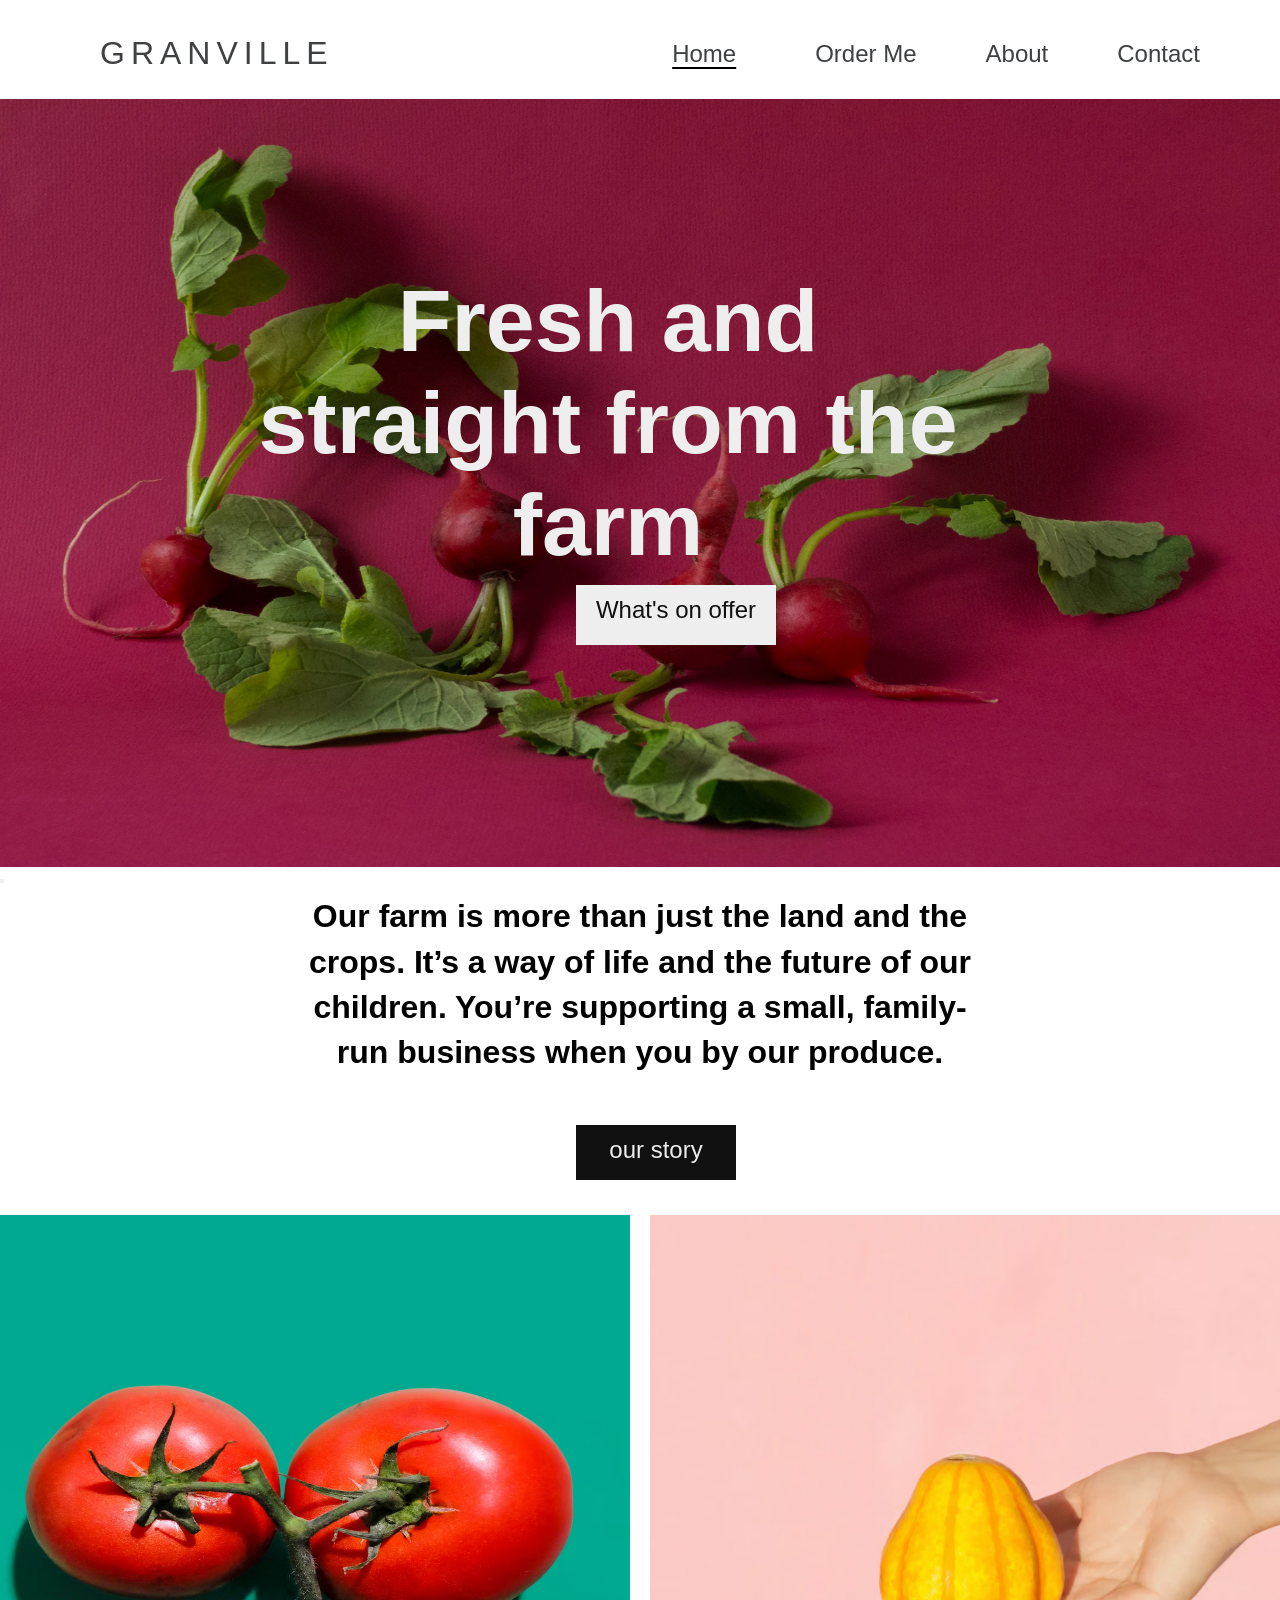
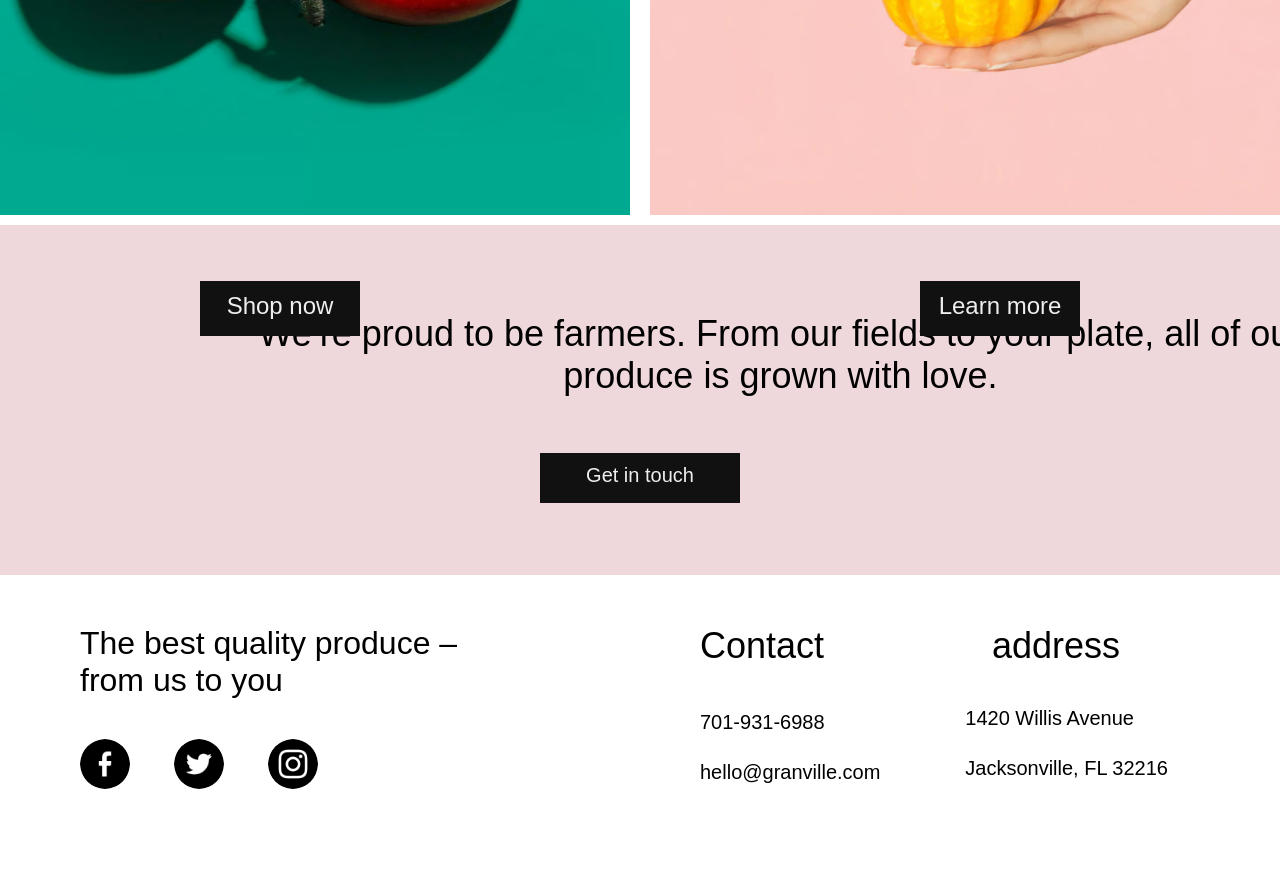
<file: index.html>
<!DOCTYPE html>
<html lang="en">
<head>
    <meta charset="UTF-8">
    <meta name="viewport" content="width=device-width, initial-scale=1.0">
    <title>Granville</title>
    <link rel="stylesheet" href="styles/style.css">
    <link rel="icon" href="/images/vegetables_6355843.png">
</head>
<body>
    <header class="navbar">
        <nav>
            <div class="logo"> Granville</div>
            <div>
                <a class="active" href="#">Home</a>
                <a href="order.html">order Me</a>
                <a href="about.html"> about</a>
                <a href="contact.html">contact</a>
            </div>
        </nav>
    </header>
    <section>
        <img class="radish" src="images/img-mxkJ4pb4rMUe8Nw1.webp" alt="vegetables">
        <p class="fresh">Fresh and straight from the farm</p>
        <button><a class="offer" href="order.html">What's on offer</a></button>
    </section>
    <div class="farm"><p id="farm">Our farm is more than just the land and the crops. It’s a way of life and the future of our children. You’re supporting a small, family-run business when you by our produce.</p>
     <a class="our-story" href="about.html">our story</a>
     <div class="img">
        <div class="tomaten">
            <img src="./images/shiro-yamamoto-unsplash-YajN1p24l3FZ111g.avif" alt="tomaten">
            <p id="tomaten">Eco product</p>
            <a class="shop"  href="order.html">Shop now</a>
        </div>
        <div class="pumpkin">
            <img src="./images/img-mp01WpX16zcboVpX.avif" alt="pumpkin">
            <p id="pumpkin">Eco farming</p>
            <a  class="learn"href="about.html">Learn more</a>
        </div>
     </div>
    </div>
    <div class="touch">
        <p id="touch">
            We’re proud to be farmers. From our fields to your plate, all of our produce is grown with love.
        </p>
        <a class="btn" href="contact.html">Get in touch</a>
    </div>
    <div class="footer"><p class="quality">
        The best quality produce – from us to you</p>
        <div class="icons">
            <a href="https://www.facebook.com">
                <img src="./images/facebook.png">
            </a>
            <a href="https://twitter.com">
                <img src="./images/twitter.png">
            </a>
            <a href="https://www.instagram.com">
                <img src="./images/instagram.png">
            </a>
        </div>
        <div id="contact2"><p id="con">Contact</p><br><br>
        <p id="gran">701-931-6988 <span>hello@granville.com</span></p></div>
        <div class="address"><p id="address">address</p>
            <br><br>
            <p id="add">1420 Willis Avenue
                <span>Jacksonville, FL 32216</span></p>
        </div>
    </div>    
    </body>
</html>
</file>
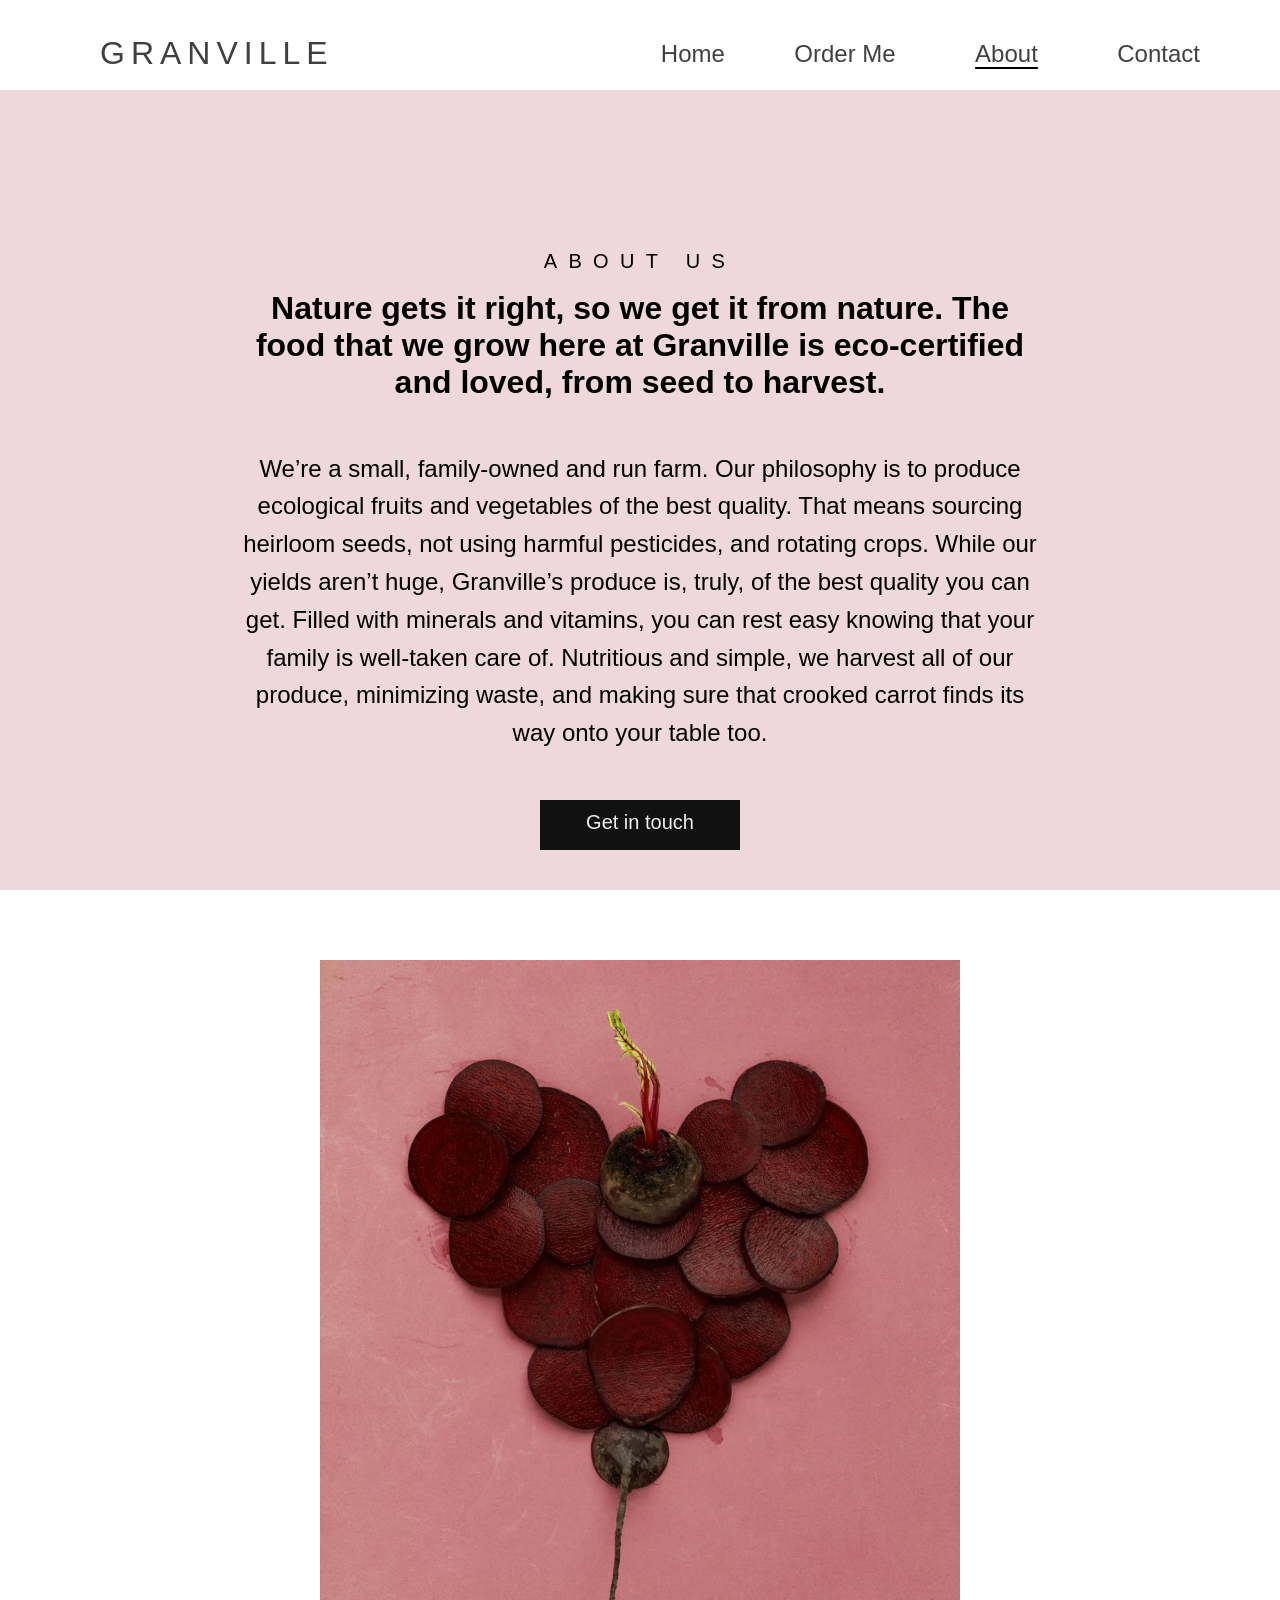
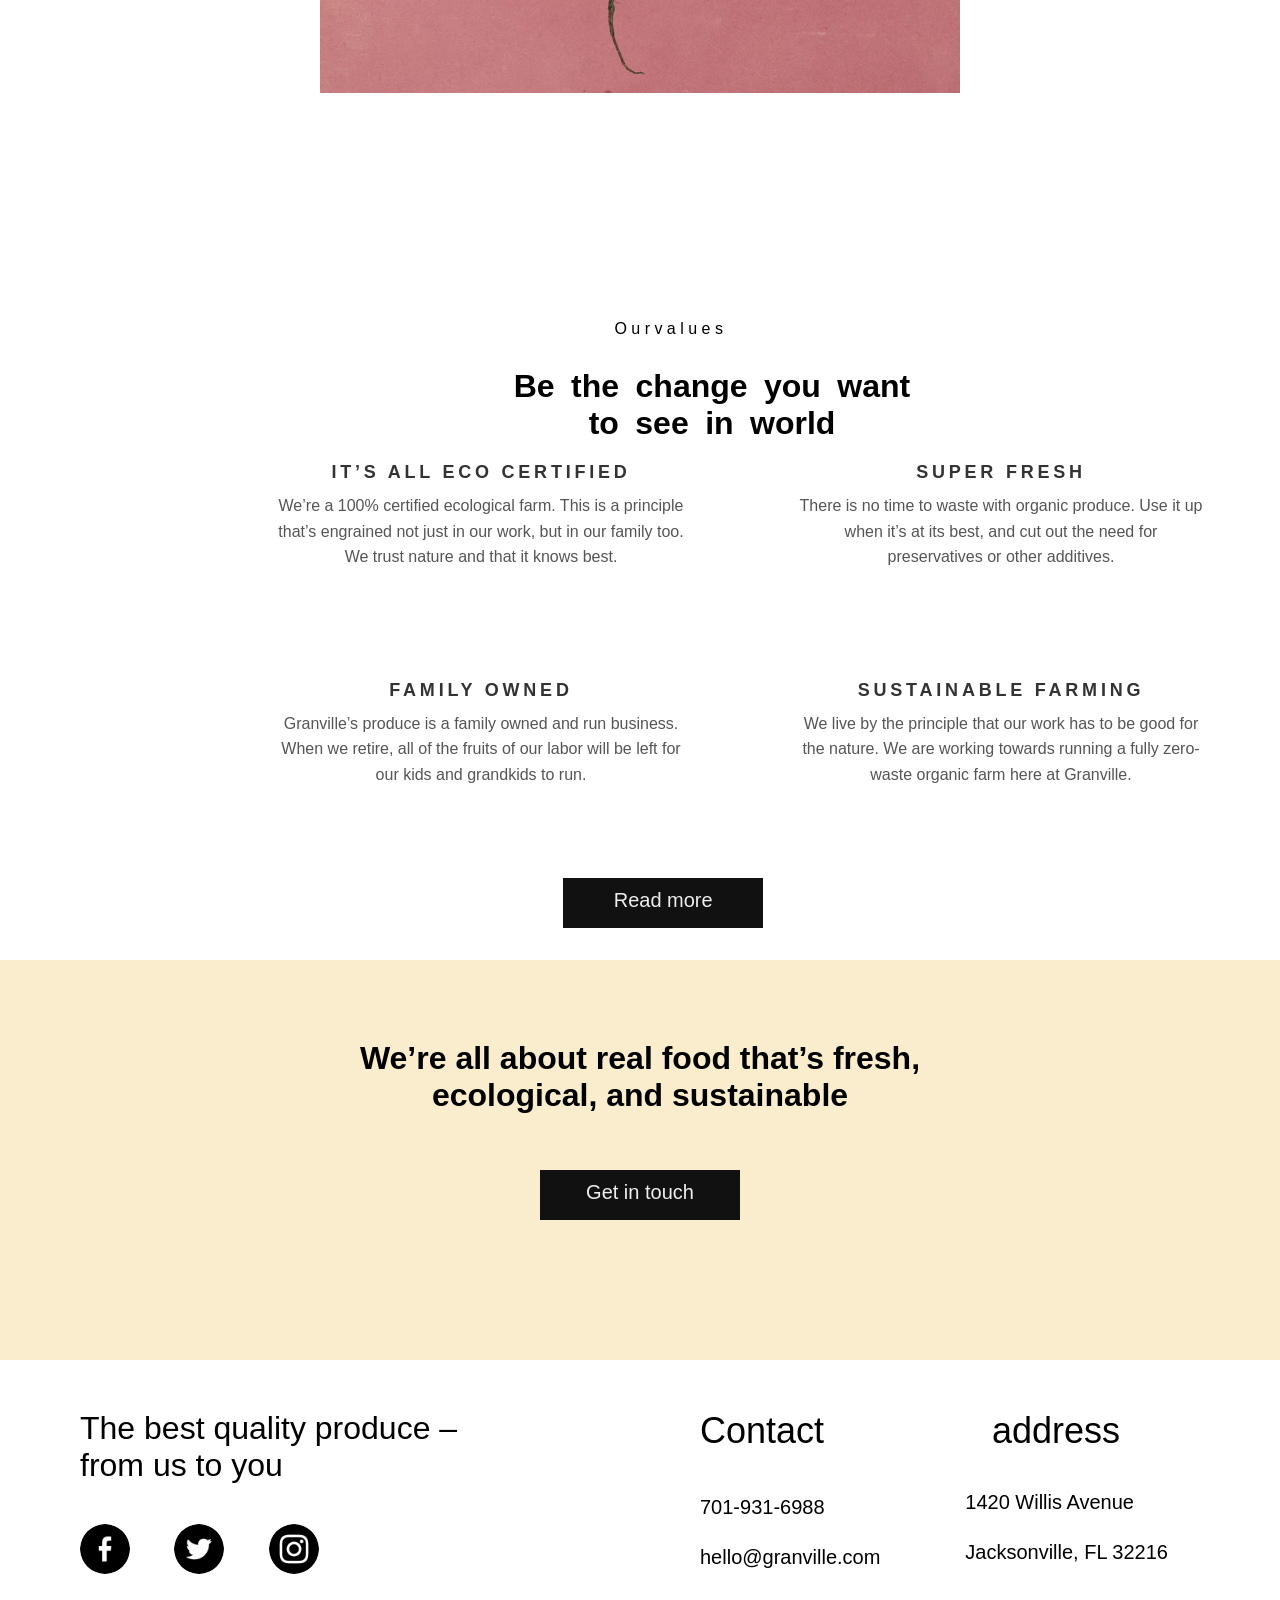
<file: about.html>
<!DOCTYPE html>
<html lang="en">
<head>
    <meta charset="UTF-8">
    <meta name="viewport" content="width=device-width, initial-scale=1.0">
    <title>Granville</title>
    <link rel="stylesheet" href="styles/about.css">
    <link rel="icon" href="images/vegetables_6355843.png">
</head>
<body>
    <header class="navbar">
        <nav>
            <div class="logo"> Granville</div>
            <div>
                <a  href="index.html">Home</a>
                <a  href="order.html">order Me</a>
                <a  class="active" href="about.html"> about</a>
                <a href="contact.html">contact</a>
            </div>
        </nav>
    </header>
    <div class="about">
        <p id="about"> about us</p>
        <p id="nature">Nature gets it right, so we get it from nature. The food that we grow here at Granville is eco-certified and loved, from seed to harvest.</p>
        <p id="small">We’re a small, family-owned and run farm. Our philosophy is to produce ecological fruits and vegetables of the best quality. That means sourcing heirloom seeds, not using harmful pesticides, and rotating crops. While our yields aren’t huge, Granville’s produce is, truly, of the best quality you can get. Filled with minerals and vitamins, you can rest easy knowing that your family is well-taken care of. Nutritious and simple, we harvest all of our produce, minimizing waste, and making sure that crooked carrot finds its way onto your table too. 
        </p>
        <a id="touch" href="contact.html">Get in touch</a>
    </div>
    <div class="our-values">
        <img src="./images/img-Aok34lxqoBI1v6kl.avif">
        <p id="our-values">O u r    v a l u e s </p>
        <p id="change">Be the change you want to see in world</p>
        <div class="features">
            <div class="feature">
              <h3>IT’S ALL ECO CERTIFIED</h3>
              <p>We’re a 100% certified ecological farm. This is a principle that’s engrained not just in our work, but in our family too. We trust nature and that it knows best.</p>
            </div>
            <div class="feature">
              <h3>SUPER FRESH</h3>
              <p>There is no time to waste with organic produce. Use it up when it’s at its best, and cut out the need for preservatives or other additives.</p>
            </div>
            <div class="feature">
              <h3>FAMILY OWNED</h3>
              <p>Granville’s produce is a family owned and run business. When we retire, all of the fruits of our labor will be left for our kids and grandkids to run.</p>
            </div>
            <div class="feature">
              <h3>SUSTAINABLE FARMING</h3>
              <p>We live by the principle that our work has to be good for the nature. We are working towards running a fully zero-waste organic farm here at Granville.</p>
            </div>
          </div>
          <a id="read" href="about.html">Read more</a>
        </div>
    <div class="ecological">
        <p class="real">We’re all about real food that’s fresh, ecological, and sustainable</p>
        <a id="Get" href="contact.html">Get in touch</a>
        </div>
        <div class="footer"><p class="quality">
            The best quality produce – from us to you</p>
            <div class="icons">
                <a href="https://www.facebook.com">
                    <img src="./images/facebook.png">
                </a>
                <a href="https://twitter.com">
                    <img src="./images/twitter.png">
                </a>
                <a href="https://www.instagram.com">
                    <img src="./images/instagram.png">
                </a>
            </div>
            <div id="contact2"><p id="con">Contact</p><br><br>
            <p id="gran">701-931-6988 <span>hello@granville.com</span></p></div>
            <div class="address"><p id="address">address</p>
                <br><br>
                <p id="add">1420 Willis Avenue
                    <span>Jacksonville, FL 32216</span></p>
            </div>
        </div>    
        
</body>
</html>
</file>
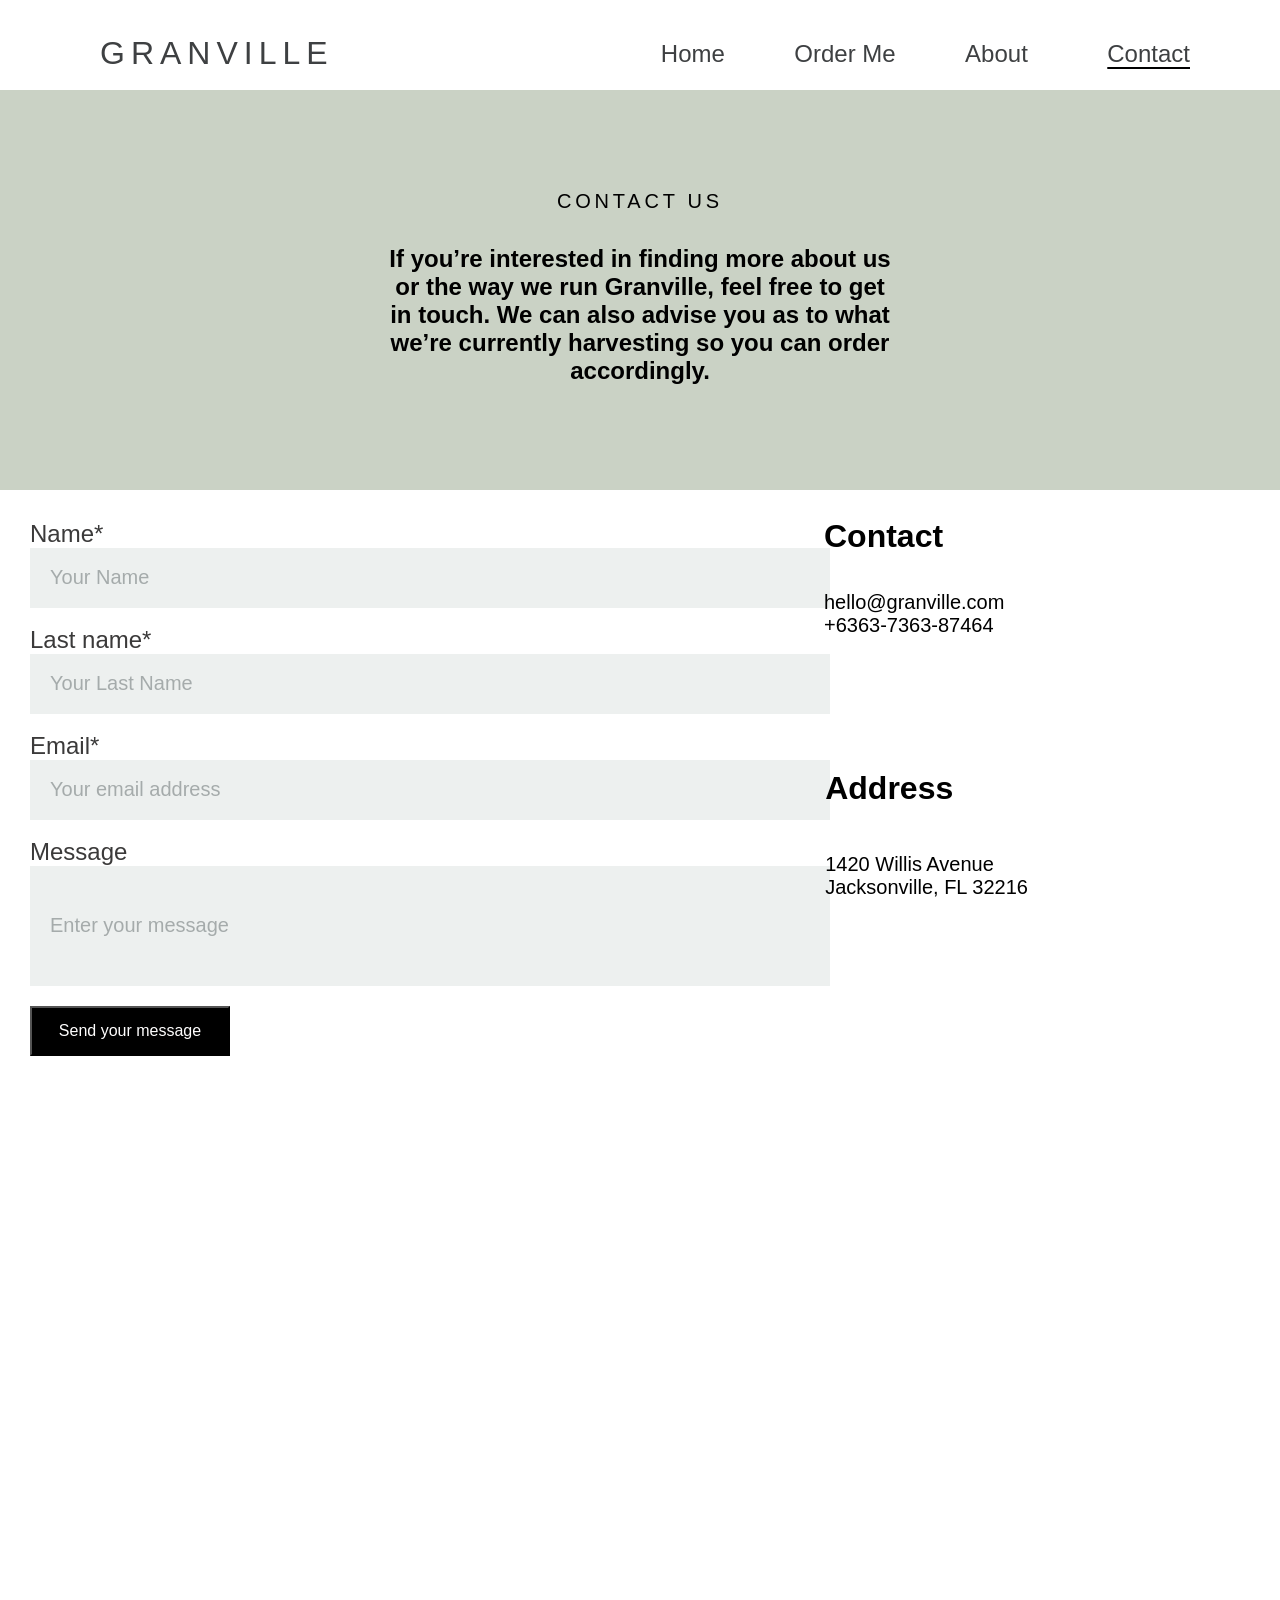
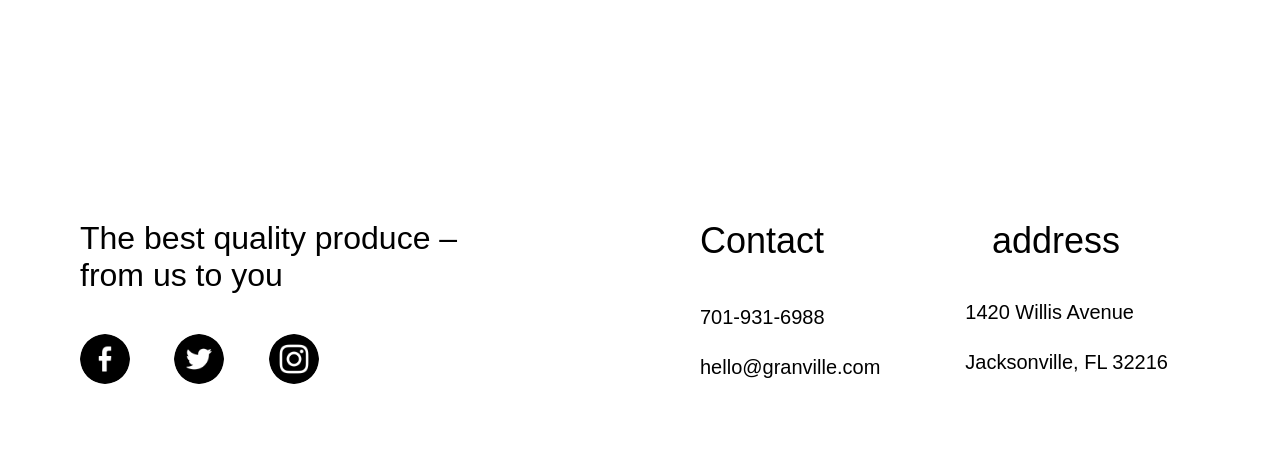
<file: contact.html>
<!DOCTYPE html>
<html lang="en">
<head>
    <meta charset="UTF-8">
    <meta name="viewport" content="width=device-width, initial-scale=1.0">
    <title>Granville</title>
    <link rel="stylesheet" href="styles/contact.css">
    <link rel="icon" href="/images/vegetables_6355843.png">

</head>
<body>
    <header class="navbar">
        <nav>
            <div class="logo"> Granville</div>
            <div>
                <a  href="index.html">Home</a>
                <a  href="order.html">order Me</a>
                <a href="about.html"> about</a>
                <a class="active" href="contact.html">contact</a>
            </div>
        </nav>
    </header>
    <div class="contact-us">
        <p id="contact-us">Contact Us</p>
        <p id="interested">If you’re interested in finding more about us or the way we run Granville, feel free to get in touch. We can also advise you as to what we’re currently harvesting so you can order accordingly. </p>
    </div>
    <div class="call">
     <form  method="get">
        <label for="fname">Name*</label>
        <input type="text" id="fname" name="fname" required placeholder="Your Name"><br><br>
        <label for="lname">Last name*</label>
        <input type="text" id="lname" name="lname" required placeholder="Your Last Name"><br><br>
        <label for="email">Email*</label>
        <input type="email" id="email" name="email" required placeholder="Your email address "><br><br>
        <label for="text" name="message">Message</label>
        <input name="message"  id="message"placeholder="Enter your message"></input>
        <button class="send">Send your message</button>
     </form>
     <div class="ca">     
        <div id="call"><h1>Contact</h1>
        <br><br>
       <p class="hello">hello@granville.com
        +6363-7363-87464</p> </div>
        <div id="addr">
            <h1>Address</h1><br><br>
            <p class="Addr">1420 Willis Avenue
                Jacksonville, FL 32216</p>
        </div>
    </div>
</div>
<div class="map-container">
    <iframe src="https://www.google.com/maps/embed?pb=!1m18!1m12!1m3!1d47365.99893268721!2d-72.68006794179686!3d42.0994403!2m3!1f0!2f0!3f0!3m2!1i1024!2i768!4f13.1!3m3!1m2!1s0x89e6e6d207824d27%3A0x29b17170f169ab9!2sUnion%20Street%20Auto%20Sales!5e0!3m2!1sen!2sus!4v1776420489503!5m2!1sen!2sus" width="600" height="450" style="border:0;" allowfullscreen="" loading="lazy" referrerpolicy="no-referrer-when-downgrade"></iframe>
  </div>
  <div class="footer"><p class="quality">
    The best quality produce – from us to you</p>
    <div class="icons">
        <a href="https://www.facebook.com">
            <img src="./images/facebook.png">
        </a>
        <a href="https://twitter.com">
            <img src="./images/twitter.png">
        </a>
        <a href="https://www.instagram.com">
            <img src="./images/instagram.png">
        </a>
    </div>
    <div id="contact2"><p id="con">Contact</p><br><br>
    <p id="gran">701-931-6988 <span>hello@granville.com</span></p></div>
    <div class="address"><p id="address">address</p>
        <br><br>
        <p id="add">1420 Willis Avenue
            <span>Jacksonville, FL 32216</span></p>
    </div>
</div>    


</body>
</html>
</file>
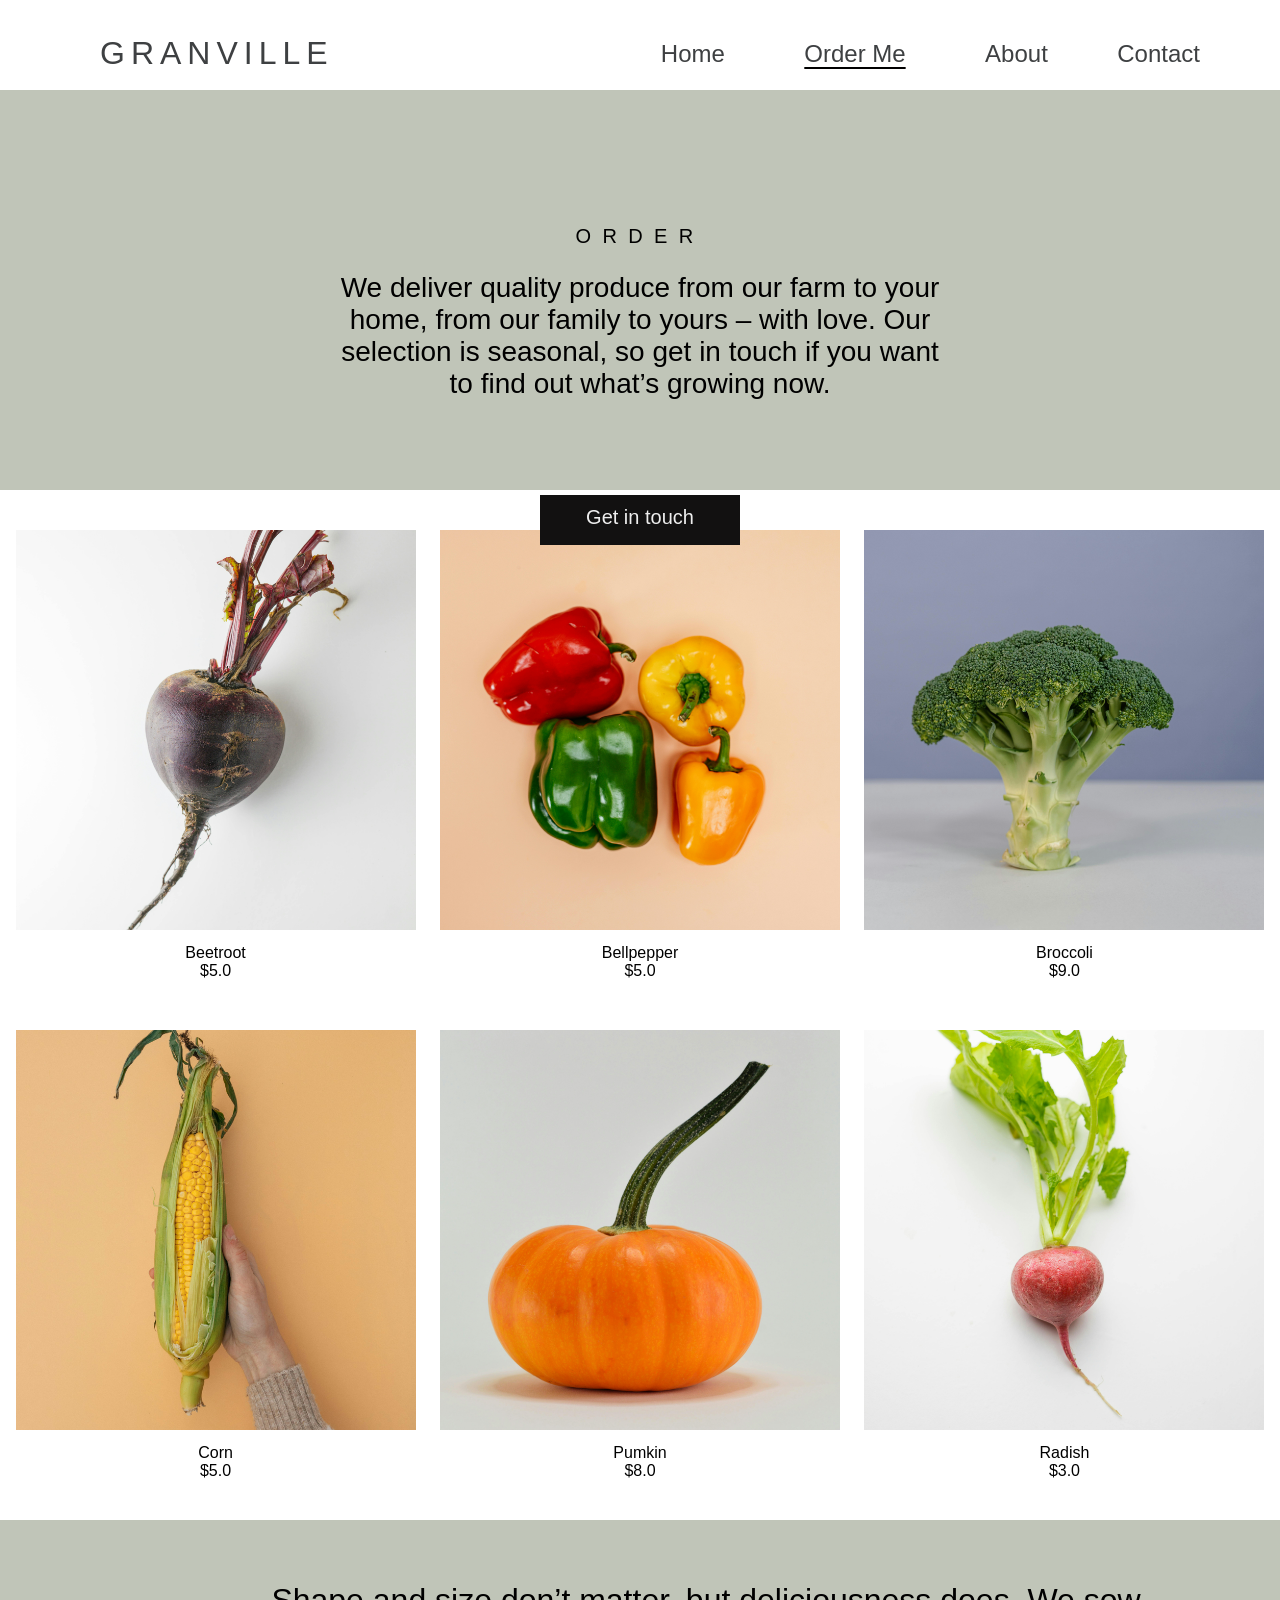
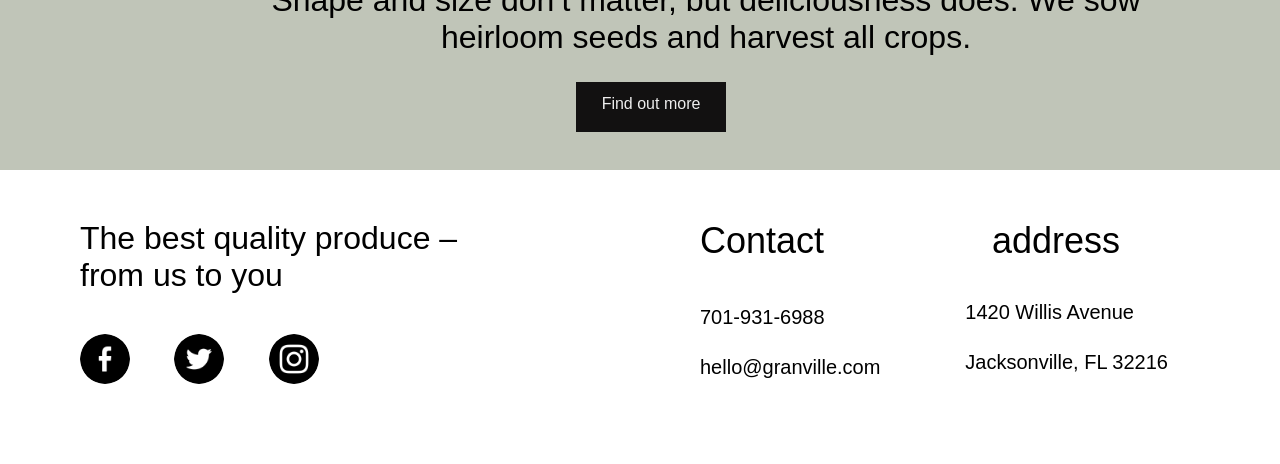
<file: order.html>
<!DOCTYPE html>
<html lang="en">
<head>
    <meta charset="UTF-8">
    <meta name="viewport" content="width=device-width, initial-scale=1.0">
    <title>Granville</title>
    <link rel="stylesheet" href="styles/order.css">
    <link rel="icon" href="/images/vegetables_6355843.png">
</head>
<body>
    <header class="navbar">
        <nav>
            <div class="logo"> Granville</div>
            <div>
                <a  href="index.html">Home</a>
                <a class="active" href="order.html">order Me</a>
                <a href="about.html"> about</a>
                <a href="contact.html">contact</a>
            </div>
        </nav>
    </header>
    <div class="deliver">
        <p id="order">order</p>
        <p id="deliver">We deliver quality produce from our farm to your home, from our family to yours – with love. Our selection is seasonal, so get in touch if you want to find out what’s growing now. </p>
        <a id="contact" href="contact.html">Get in touch</a>
    </div>
    <div class="images">
        <div class="container"><img src="images/Beetroot.avif"><p>Beetroot $5.0</p></div>
        <div class="container"><img src="images/Bellpepper.avif"><p>Bellpepper $5.0</p></div>
        <div class="container"><img src="images/Broccoli.avif"><p>Broccoli $9.0</p></div>
        <div class="container"><img src="images/corn.avif"><p>Corn $5.0</p></div>
        <div class="container"><img src="images/pumkin.avif"><p> Pumkin $8.0</p></div>
        <div class="container"><img src="images/radish.avif"><p>Radish $3.0</p></div>
    </div>
    <div class="find">
        <p id="find">Shape and size don’t matter, but deliciousness does. We sow heirloom seeds and harvest all crops.</p>
        <a id="find-out" href="about.html">Find out more</a>
    </div>
    <div class="footer"><p class="quality">
        The best quality produce – from us to you</p>
        <div class="icons">
            <a href="https://www.facebook.com">
                <img src="./images/facebook.png">
            </a>
            <a href="https://twitter.com">
                <img src="./images/twitter.png">
            </a>
            <a href="https://www.instagram.com">
                <img src="./images/instagram.png">
            </a>
        </div>
        <div id="contact2"><p id="con">Contact</p><br><br>
        <p id="gran">701-931-6988 <span>hello@granville.com</span></p></div>
        <div class="address"><p id="address">address</p>
            <br><br>
            <p id="add">1420 Willis Avenue
                <span>Jacksonville, FL 32216</span></p>
        </div>
    </div>    
    
</body>
</html>
</file>
<file: styles/style.css>
*{
    margin: 0;
    padding: 0;
    box-sizing: border-box;
}
.navbar{
    padding: 15px 30px;
    position: absolute;
    top:20%;
    left: 0;
    width: 100%;
    height: 100px;
    top:20px;

}
.navbar nav{
    display: flex;
    align-items: center;
    justify-content: space-between;
}
.logo{
    font-size: 32px;
    font-family: 'Helvetica', 'Arial', sans-serif;
    color: rgb(62, 64, 66);
    padding-left: 40px;
    margin-left:30px ;
    text-transform: uppercase;
    letter-spacing: 6px;
    cursor: pointer;
}
.navbar a{
    color: rgb(62, 64, 66);
    font-family: 'Helvetica', 'Arial', sans-serif;
    text-decoration: none;
    list-style-type: none;
    margin-left: 15px;
    font-size: 20px;
    margin-right: 50px;
    font-size: 24px;
    text-transform: capitalize;
}
.navbar a.active{
    text-decoration:underline solid black;
    padding:10px;
    text-underline-offset: 5px
}
.navbar a:hover{
    text-decoration:underline solid black;
    text-underline-offset: 5px
}
.radish{
    width: 100%;
    height: 88vh;
    background-size: contain;
    background-position: center;
    display: flex;
    justify-content: center;
    align-items: center;
    margin-top: 75px;
    padding-top: 1.5rem;
    position: relative;
   
}
.fresh{
    color: #eeeeee;
    font-family: 'Helvetica', 'Arial', sans-serif;
    font-size:88px;
    font-weight:bolder;
    position: absolute;
    top:30%;
    left: 20%;
    right:35%;
    bottom: 50%;
    text-align: center;
    width: 55%;
}
.offer{
    color: #121111;
    background-color: #eeeeee;
    padding-top: .7rem;
    font-family: Arial, Helvetica, sans-serif;
    width: 200px;
    height: 60px;
    position: absolute;
    top:65%;
    left: 45%;
    right: 50%;
    bottom: 50%;
    font-size: 24px;
    text-decoration: none;
    list-style: none;
    transition: transform .4s ease;
}
.offer:hover{
    background-color: #e6dcdc;
    transform: scale(1.05);
}
.farm{
    position: relative;
    height: 300px;
    text-align: center;
}
#farm{
    font-family: Arial, Helvetica, sans-serif;
    font-size: 32px;
    font-weight:bold;
    text-align: center;
    display: flex;
    align-items: center;
    top:50%;
    left: 45%;
    right: 50%;
    bottom: 50%;
    height: 200px;
    margin:auto;
    width: 55%;
    line-height: 1.2cm;
}
.our-story{
    color: #eeeeee;
    background-color: #121111;
    font-family: Arial, Helvetica, sans-serif;
    position: absolute;
    top:80%;
    left: 45%;
    right: 80%;
    bottom: 50%;
    text-decoration: none;
    list-style-type: none;
    width: 160px;
    height: 55px;
    font-size: 24px;
    padding-top: .7rem;
    cursor: pointer;
    z-index: 1;
    transition: transform .4s ease;
}
.our-story:hover{
    background-color: #322d2d;
    transform: scale(1.05);

}
.img img{
    width: auto;
    height: 700px;
    display: inline-block;
    transition: transform 0.4s ease;
}
.img img:hover{
  transform:scale(1.05);

}
.img p{
    color: #121111;
    font-family:Arial, Helvetica, sans-serif;
    font-size: 32px;
    letter-spacing: .5cm;
    text-transform: uppercase;
    font-weight: 20px;
}.img{
    display: flex;
    gap: 20px; 
    flex: 1;
    text-align: center;
    padding: 30px;
    position: relative;
    justify-content: center;
}
.img img{
    width: 700px;
    height:600px;
    margin-bottom: 15px;
    margin-top: 100px;
}
.shop{
    position: relative;
   color: #eeeeee;
   background-color: #121111;
   text-decoration: none;
   width: 160px;
   height: 55px;
   cursor: pointer;
   display: inline-block;
   font-family: Arial, Helvetica, sans-serif;
   padding-top: .7rem;
   font-size: 24px;
   margin-top: 10px;
   z-index:  1;
   transition: transform .4s ease;
}
.learn{
    position: relative;
    color: #eeeeee;
   background-color: #121111;
   text-decoration: none;
   width: 160px;
   height: 55px;
   display: inline-block;
   font-family: Arial, Helvetica, sans-serif;
   padding-top: .7rem;
   font-size: 24px;
   margin-top: 10px;
   cursor: pointer;
   z-index: 1;
   transition: transform .4s ease;
}
.learn:hover{
    background-color: #322d2d;
    transform: scale(1.05);
}
.shop:hover{
    background-color: #322d2d;
    transform:scale(1.05);

}
.touch{
    text-align: center;
    position: relative;
    height: 350px;
    display: flex;
    justify-content: center;
    align-items: center;
    background-color: #efd8db;
    margin-top:50%;
}
#touch{
    font-family: Arial, Helvetica, sans-serif;
    font-size: 36px;
    position: absolute;
    top: 25%;
    left:  18%;
    right: 30%;
    width: 1100px;
}
.btn{
    position: absolute;
    top: 65%;
    text-decoration: none;
    background-color: #121111;
    color: #eeeeee;
    font-size:20px;
    font-family: Arial, Helvetica, sans-serif;
    width:200px;
    height: 50px;
    padding-top: .7rem;   
    transition: transform 0.4s ease;


}
.btn:hover{
    background-color: #322d2d;
    transform:scale(1.05);
}
.footer{
    position: relative;
    margin: 40px;
    margin-top: 50px;
}
.quality{
    font-size: 32px;
    font-family: Arial, Helvetica, sans-serif;
    margin-top: 20px;
    margin-left: 10px;
    width: 400px;
    margin: 40px;
    
}
.icons img{
    height: 50px;
    display: inline;
    margin-left:40px;
    z-index: 999;
    border-radius:50% ;
}
.icons a :hover{
    background-color: #a49a9a;
}
#contact2{
    text-align: center;
    font-family: Verdana, Geneva, Tahoma, sans-serif;
    position: absolute;
    top:0%;
    left:55%;

}
#con{
    font-size: 36px;
    font-weight: 300;
    margin-bottom: 20px;
    position: absolute;
    top: 0%;
}
#gran{
    position: absolute;
    margin-top: 50px;
    text-align: left;
    font-size: 20px;
}
span{
    margin-top:20px;
    display:block;
    line-height: 1cm;
}
.address{
    font-family: Arial, Helvetica, sans-serif;
}
#address{
    font-size: 36px;
    position: absolute;
    top:0%;
    right:10%;
    display: flex;
    justify-content: flex-end;
    text-align: right;
}
#add{
    position: absolute;
    top:40%;
    right:6%;
    font-size: 20px;
}


a{
    text-decoration: none;
}
@media (max-width: 768px) {

}
</file>
<file: styles/about.css>
*{
    margin: 0;
    padding: 0;
    box-sizing: border-box;
}
body{
    font-family:Arial, Helvetica, sans-serif
}
.navbar{
    padding: 15px 30px;
    position: absolute;
    top:20%;
    left: 0;
    width: 100%;
    height: 100px;
    top:20px;

}
.navbar nav{
    display: flex;
    align-items: center;
    justify-content: space-between;
}
.logo{
    font-size: 32px;
    color: rgb(62, 64, 66);
    padding-left: 40px;
    margin-left:30px ;
    text-transform: uppercase;
    letter-spacing: 6px;
    cursor: pointer;
}
.navbar a{
    color: rgb(62, 64, 66);
    text-decoration: none;
    list-style-type: none;
    margin-left: 15px;
    font-size: 20px;
    margin-right: 50px;
    font-size: 24px;
    text-transform: capitalize;
}
.navbar a.active{
    text-decoration:underline solid black;
    padding:10px;
    text-underline-offset: 5px
}
.navbar a:hover{
    text-decoration:underline solid black;
    text-underline-offset: 5px
}
.navbar a.focus{
    text-decoration: solid underline black;
}
.about{
    background-color: #efd8db;
    height: 800px;
    display: flex;
    align-items: center;
    justify-content: center;
    margin-top: 7%;
    text-align: center;
    position: relative;
}
#about{
    font-size: 20px;
    position: absolute;
    letter-spacing: .3cm;
    top:20%;
    text-transform: uppercase;
    font-weight: 200;
}
#nature{
    position: absolute;
    width:800px;
    top:25%;
    font-weight: bold;
    font-size: 32px;
}
#small{
    position: absolute;
    width:800px;
    top:45%;
    font-size: 24px;
    line-height: 1cm;
}
#touch{
    position: absolute;
    bottom: 5%;
    text-decoration: none;
    background-color: #121111;
    color: #eeeeee;
    font-size:20px;
    font-family: Arial, Helvetica, sans-serif;
    width:200px;
    height: 50px;
    padding-top: .7rem;
    transition: transform .4s ease;

}
#touch:hover{
    background-color: #322d2d;
    transform: scale(1.05);
}
.our-values{
    position: relative;
    height: 1600px;
}
.our-values img{
    display: block;
    margin: auto;
    width: 50%;
    margin-top: 70px;
}
#our-values{
    width:110px;
    position: absolute;
    left: 48%;
    top:60%;
    font-size: 16px;
}
#change{
    width: 400px;
    position: absolute;
    left: 40%;
    top: 63%;
    font-size: 32px;
    font-weight: bold;
    text-align: center;
    word-spacing: .2cm;
}
.features {
    display: flex;
    flex-wrap: wrap;    
    gap: 70px;              
    justify-content: flex-start;    
    margin: 40px auto;
    max-width: 1000px;
    position: absolute;
    bottom: 7%;
    left: 20%;
    text-align: center;
  }
  
  .feature {
    width:  45%;  
    padding: 20px;
  }
  
  .feature h3 {
    margin-bottom: 10px;
    font-size: 18px;
    color: #333;
    letter-spacing: .1cm;
  }
  
  .feature p {
    font-size: 16px;
    line-height: 1.6;
    color: #555;
  }
  #read{
    position: absolute;
    bottom: 2%;
    left: 44%;
    text-decoration: none;
    background-color: #121111;
    color: #eeeeee;
    font-size:20px;
    font-family: Arial, Helvetica, sans-serif;
    width:200px;
    height: 50px;
    padding-top: .7rem;
    text-align: center;
    transition: transform .4s ease;
  }
  #read:hover{
    background-color: #322d2d;
    transform: scale(1.05);
  }
  .ecological{
    height: 400px;
    background-color:#faedcd ;
    text-align: center;
    position: relative;
    display: flex;
    justify-content: center;
    align-items: center;
  }
  .real{ 
    width: 45%;
    font-size: 32px;
    font-weight: bold;
    position: absolute;
    top:20%;
 }
 #Get{
    position: absolute;
    bottom: 35%;
    text-decoration: none;
    background-color: #121111;
    color: #eeeeee;
    font-size:20px;
    font-family: Arial, Helvetica, sans-serif;
    width:200px;
    height: 50px;
    padding-top: .7rem;
    z-index: 999;
    transition: transform .4s ease;
 }
 #Get:hover{
    background-color:#322d2d;
    transform: scale(1.05);
 }
 .footer{
    position: relative;
    margin: 40px;
    margin-top: 50px;
}
.quality{
    font-size: 32px;
    font-family: Arial, Helvetica, sans-serif;
    margin-top: 20px;
    margin-left: 10px;
    width: 400px;
    margin: 40px;
    
}
.icons img{
    height: 50px;
    display: inline;
    margin-left:40px;
    z-index: 999;
    border-radius:50% ;
}
.icons a :hover{
    background-color: #a49a9a;
}
#contact2{
    text-align: center;
    font-family: Verdana, Geneva, Tahoma, sans-serif;
    position: absolute;
    top:0%;
    left:55%;

}
#con{
    font-size: 36px;
    font-weight: 300;
    margin-bottom: 20px;
    position: absolute;
    top: 0%;
}
#gran{
    position: absolute;
    margin-top: 50px;
    text-align: left;
    font-size: 20px;
}
span{
    margin-top:20px;
    display:block;
    line-height: 1cm;
}
.address{
    font-family: Arial, Helvetica, sans-serif;
}
#address{
    font-size: 36px;
    position: absolute;
    top:0%;
    right:10%;
    display: flex;
    justify-content: flex-end;
    text-align: right;
}
#add{
    position: absolute;
    top:40%;
    right:6%;
    font-size: 20px;
}
a{
    text-decoration: none;
}
@media (max-width: 768px) {

}
</file>
<file: styles/contact.css>
*{
    margin: 0;
    padding: 0;
    box-sizing: border-box;
}


body{
    font-family:Arial, Helvetica, sans-serif;
}
.navbar{
    padding: 15px 30px;
    position: absolute;
    top:20%;
    left: 0;
    width: 100%;
    height: 100px;
    top:20px;

}
.navbar nav{
    display: flex;
    align-items: center;
    justify-content: space-between;
}
.logo{
    font-size: 32px;
    color: rgb(62, 64, 66);
    padding-left: 40px;
    margin-left:30px ;
    text-transform: uppercase;
    letter-spacing: 6px;
    cursor: pointer;
}
.navbar a{
    color: rgb(62, 64, 66);
    text-decoration: none;
    list-style-type: none;
    margin-left: 15px;
    font-size: 20px;
    margin-right: 50px;
    font-size: 24px;
    text-transform: capitalize;
}
.navbar a.active{
    text-decoration:underline solid black;
    padding:10px;
    text-underline-offset: 5px
}
.navbar a:hover{
    text-decoration:underline solid black;
    text-underline-offset: 5px;
}
.navbar a.focus{
    text-decoration: solid underline black;
}
.contact-us{
    background-color:#cad2c5;
    height: 400px;
    display: flex;
    align-items: center;
    justify-content: center;
    margin-top: 7%;
    text-align: center;
    position: relative;
}
#contact-us{
    font-size: 20px;
    width: 280px;
    letter-spacing: .1cm;
    text-transform: uppercase;
    position: absolute;
    top:25%;
}
#interested{
    width: 40%;
    font-size: 24px;
    font-weight: 700;
    margin-top: 50px;
}
.call{
    display: flex;
    justify-content: space-between;
    position: relative;
}
form{
    width:300px;
    height: 500px;
    margin: 30px;
    text-decoration: none;

}
label{
    font-size: 24px;
    color:rgb(59, 58, 58);
}
input{
    background-color: rgb(237, 240, 239);
    width: 800px;
    height: 60px;
    border: none;
    padding: 1em;
    font-size: 20px;
}
::placeholder{
    color: rgb(165, 171, 171);
}
#message{
    height: 120px;
}
#call{
    position: absolute;
    right: 20%;
    top:5%
}
.hello{
    width:200px;
    font-size: 20px;
}
#addr{
    position: absolute;
    right: 16%;
    top:50%;
}
.Addr{
    margin-top: 10px;
    width:250px;
    font-size: 20px;
}
.send{
    width:200px;
    height: 50px;
    background-color: black;
    color:#fffefe;
    margin-top: 20px;
    font-size: 16px;
    transition: transform .4s ease;
}
.send:hover{
    background-color: #322d2d;
    transform: scale(1.05);
}
.map-container{
    width:100%;
    height: 80vh;
    position: relative;
}
iframe{
    position: absolute;
    width:90%;
    height: 500px;
    left:5%;
    top:5%;
}
.footer{
    position: relative;
    margin: 40px;
    margin-top: 50px;
}
.quality{
    font-size: 32px;
    font-family: Arial, Helvetica, sans-serif;
    margin-top: 20px;
    margin-left: 10px;
    width: 400px;
    margin: 40px;
    
}
.icons img{
    height: 50px;
    display: inline;
    margin-left:40px;
    z-index: 999;
    border-radius:50% ;
    transition: transform .4s ease;
}
.icons a :hover{
    background-color: #a49a9a;
    transform: scale(1.05);
}
#contact2{
    text-align: center;
    font-family: Verdana, Geneva, Tahoma, sans-serif;
    position: absolute;
    top:0%;
    left:55%;

}
#con{
    font-size: 36px;
    font-weight: 300;
    margin-bottom: 20px;
    position: absolute;
    top: 0%;
}
#gran{
    position: absolute;
    margin-top: 50px;
    text-align: left;
    font-size: 20px;
}
span{
    margin-top:20px;
    display:block;
    line-height: 1cm;
}
.address{
    font-family: Arial, Helvetica, sans-serif;
}
#address{
    font-size: 36px;
    position: absolute;
    top:0%;
    right:10%;
    display: flex;
    justify-content: flex-end;
    text-align: right;
}
#add{
    position: absolute;
    top:40%;
    right:6%;
    font-size: 20px;
}
a{
    text-decoration: none;
}
</file>
<file: styles/order.css>
*{
    margin: 0;
    padding: 0;
    box-sizing: border-box;
}
body{
    font-family:Arial, Helvetica, sans-serif
}
.navbar{
    padding: 15px 30px;
    position: absolute;
    top:20%;
    left: 0;
    width: 100%;
    height: 100px;
    top:20px;

}
.navbar nav{
    display: flex;
    align-items: center;
    justify-content: space-between;
}
.logo{
    font-size: 32px;
    color: rgb(62, 64, 66);
    padding-left: 40px;
    margin-left:30px ;
    text-transform: uppercase;
    letter-spacing: 6px;
    cursor: pointer;
}
.navbar a{
    color: rgb(62, 64, 66);
    text-decoration: none;
    list-style-type: none;
    margin-left: 15px;
    font-size: 20px;
    margin-right: 50px;
    font-size: 24px;
    text-transform: capitalize;
}
.navbar a.active{
    text-decoration:underline solid black;
    padding:10px;
    text-underline-offset: 5px
}
.navbar a:hover{
    text-decoration:underline solid black;
    text-underline-offset: 5px
}
.navbar a.focus{
    text-decoration: solid underline black;
}
.deliver{
    height: 400px;
    background-color:#c0c5b8;
    display: flex;
    align-items: center;
    justify-content: center;
    margin-top: 7%;
    text-align: center;
}
#order{
    font-size: 20px;
    position: absolute;
    letter-spacing: .3cm;
    top:25%;
    text-transform: uppercase;
}
#deliver{
    font-size: 28px;
    width: 600px;
    padding-top: 2px;
    position: absolute;
    top:30%;
}
#contact{
    position: absolute;
    top: 55%;
    text-decoration: none;
    background-color: #121111;
    color: #eeeeee;
    font-size:20px;
    font-family: Arial, Helvetica, sans-serif;
    width:200px;
    height: 50px;
    padding-top: .7rem;
    transition: transform .4s ease;
}
#contact:hover{
    background-color: #322d2d;
    transform: scale(1.05);
}
.images {
    text-align: center; 
  }
  
.images .container {
    display: inline-block;
    width: 400px;
    margin: 10px;
    text-align: center;
    transition: transform .4s ease;

  }
  .images .container:hover {
    transform:scale(1.05);
  }  
.images .container img {
    width: 100%;
    height: auto;
    margin-top: 30px;
  }
.container p{
    width:30px;
    display: flex;
    text-align: center;
    justify-content: center;
    margin: auto;
    margin-top: 10px;
}
.find{
    background-color:#c0c5b8;
    height: 250px;
    text-align: center;
    position: relative;
    display: flex;
    justify-content: center;
    align-items:center;
    margin-top: 30px;
}
#find{
    font-size: 32px;
    font-weight: 100;
    width: 900px;
    display: flex;
    justify-content: center;
    align-items: center;
    position: absolute;
    left: 20%;
    top:25%
}
#find-out{
    position: absolute;
    top: 65%;
    left:45%;
    text-decoration: none;
    background-color: #121111;
    color: #eeeeee;
    font-size:16px;
    font-family: Arial, Helvetica, sans-serif;
    width:150px;
    height: 50px;
    padding-top: .8rem;
    transition: transform .4s ease;
}
#find-out:hover{
    background-color: #322d2d;
    transform: scale(1.05);
}
    .footer{
        position: relative;
        margin: 40px;
        margin-top: 50px;
    }
    .quality{
        font-size: 32px;
        font-family: Arial, Helvetica, sans-serif;
        margin-top: 20px;
        margin-left: 10px;
        width: 400px;
        margin: 40px;
        
    }
    .icons img{
        height: 50px;
        display: inline;
        margin-left:40px;
        z-index: 999;
        border-radius:50% ;
        transition: transform .4s ease;
    }
    .icons a :hover{
        background-color: #a49a9a;
        transform: scale(1.05);
    }
    #contact2{
        text-align: center;
        font-family: Verdana, Geneva, Tahoma, sans-serif;
        position: absolute;
        top:0%;
        left:55%;
    
    }
    #con{
        font-size: 36px;
        font-weight: 300;
        margin-bottom: 20px;
        position: absolute;
        top: 0%;
    }
    #gran{
        position: absolute;
        margin-top: 50px;
        text-align: left;
        font-size: 20px;
    }
    span{
        margin-top:20px;
        display:block;
        line-height: 1cm;
    }
    .address{
        font-family: Arial, Helvetica, sans-serif;
    }
    #address{
        font-size: 36px;
        position: absolute;
        top:0%;
        right:10%;
        display: flex;
        justify-content: flex-end;
        text-align: right;
    }
    #add{
        position: absolute;
        top:40%;
        right:6%;
        font-size: 20px;
    }    
    a{
        text-decoration: none;
    }
    @media (max-width: 768px) {

    }
</file>
